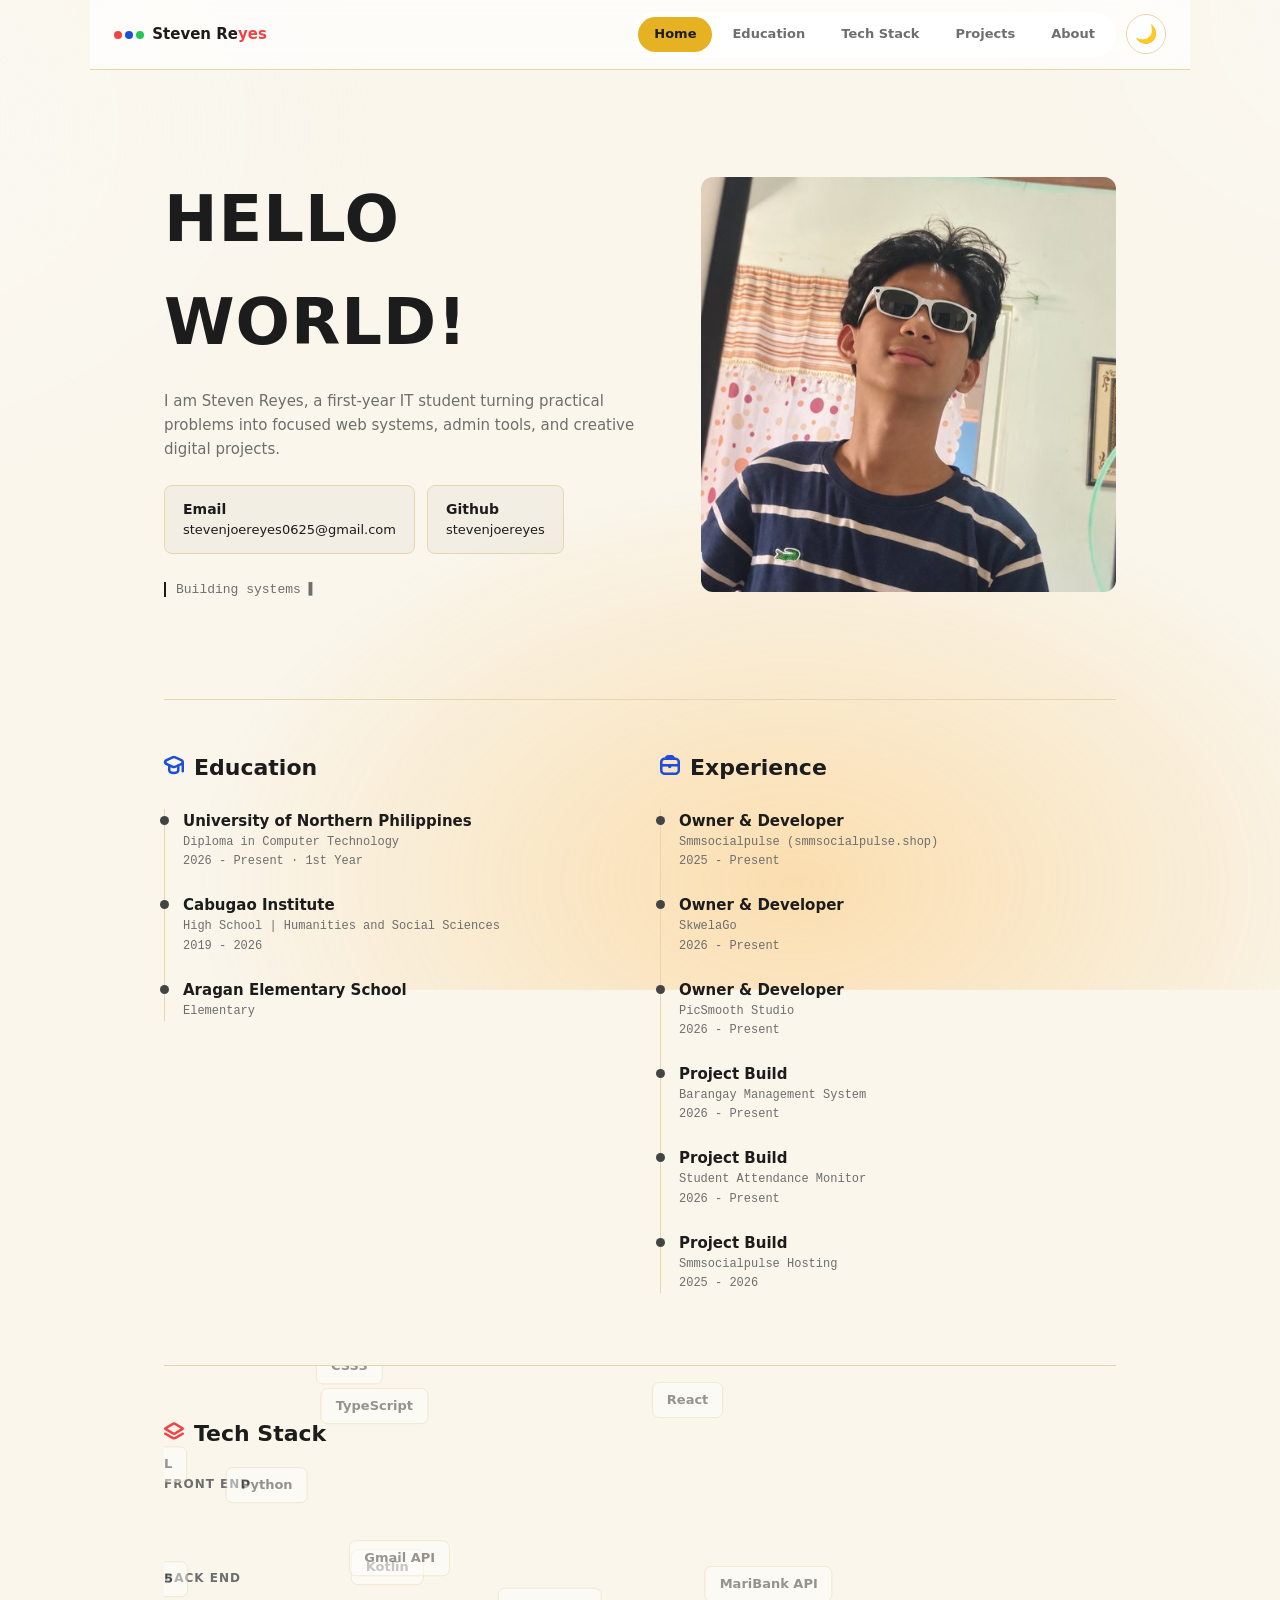
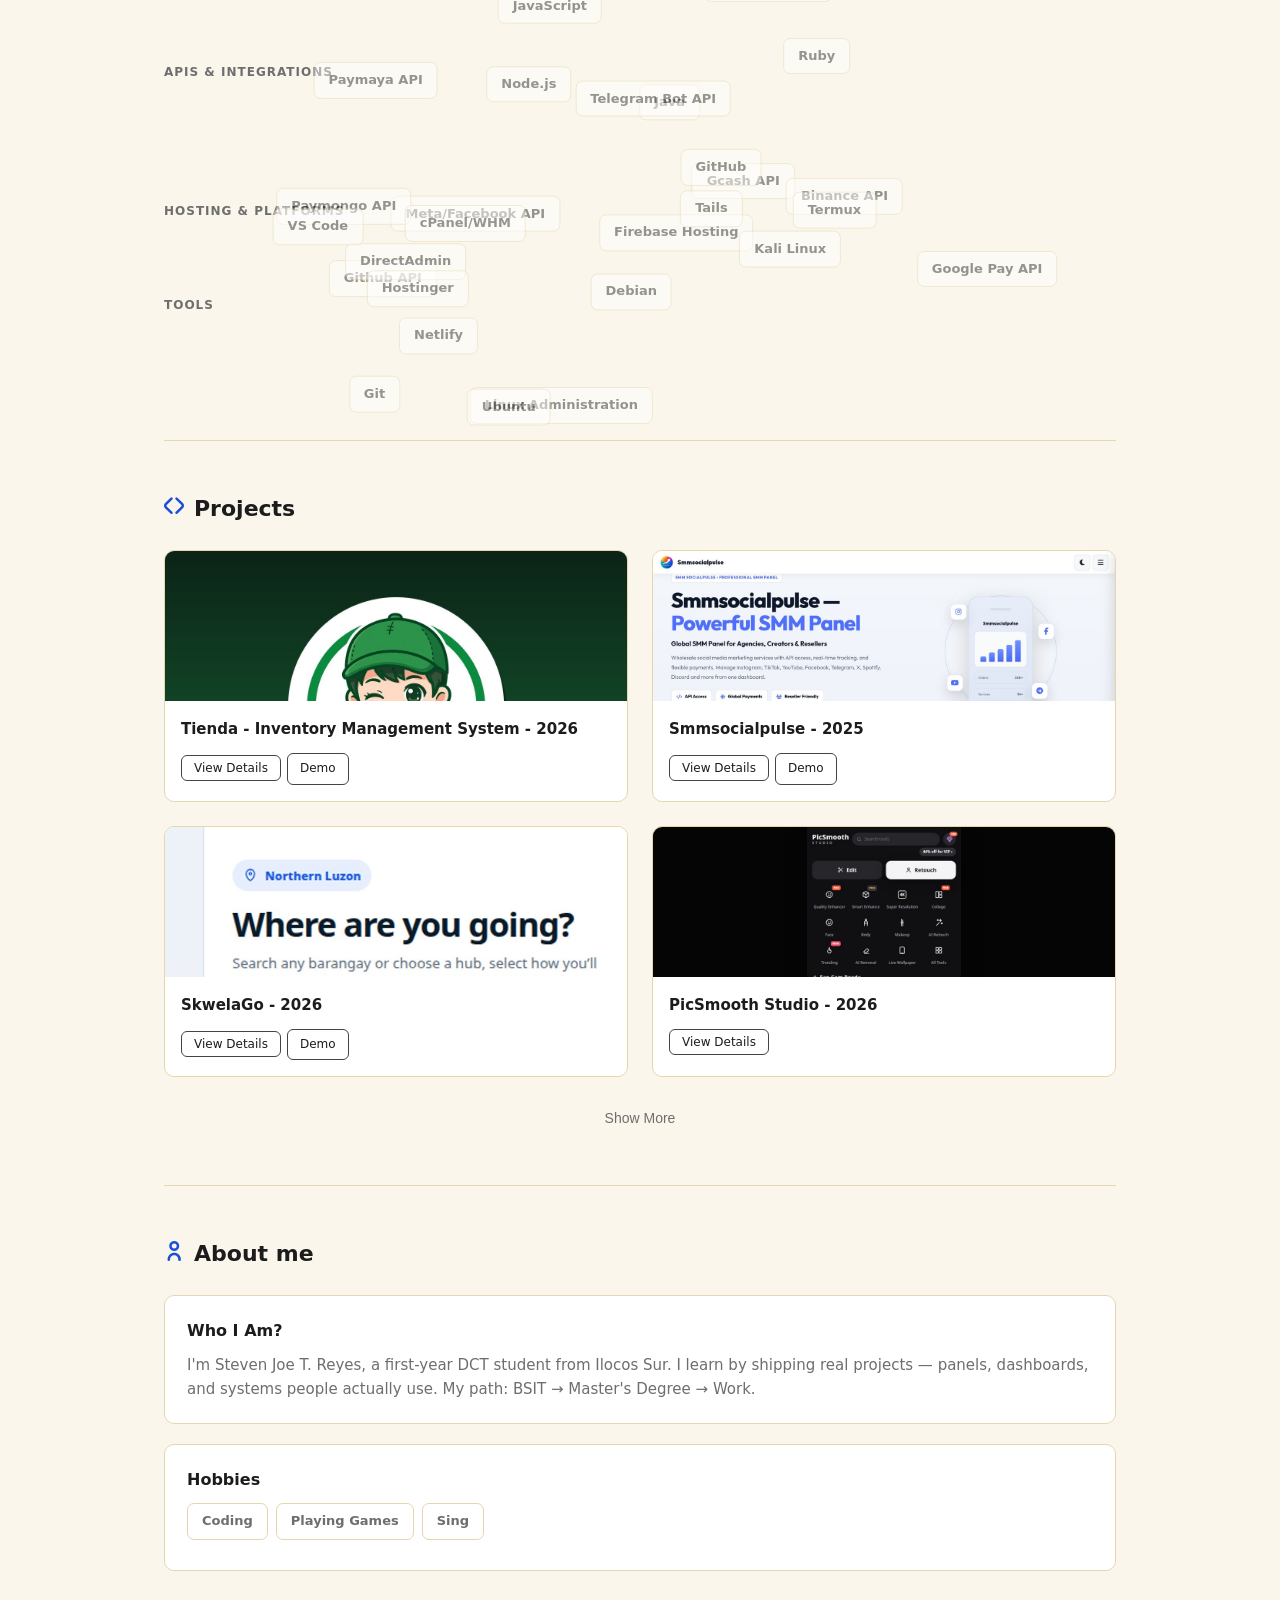
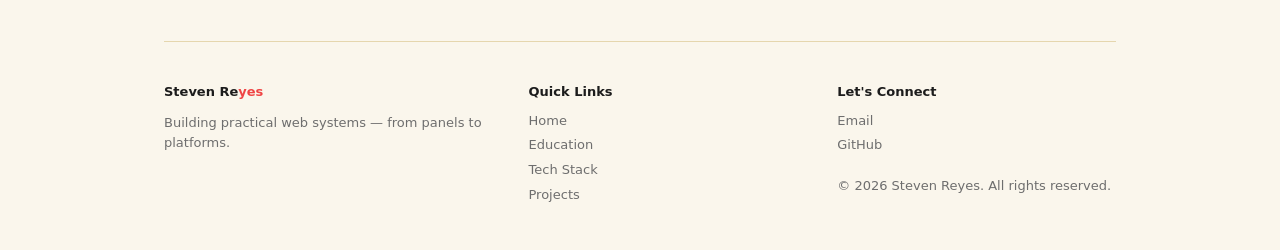
<file: index.html>
<!DOCTYPE html><html lang="en"><head><meta charset="utf-8"><meta name="viewport" content="width=device-width,initial-scale=1">
<title>Portfolio</title>
<link rel="icon" href="icon.png" type="image/png">
<link rel="apple-touch-icon" href="icon.png">
<link rel="stylesheet" href="uicons.css">
<style>
:root{--bg:#faf6ec;--card:#ffffff;--line:#e5d6ae;--tx:#1c1c1c;--mu:#6e6e6e;--acc:#e6b123;--acctx:#1c1c1c;--pillbg:#ffffffb3;--linkbg:#00000008;--glow1:#ffffff66;--glow2:#ff9d0a44;--red:#ef4444;--blue:#1d4ed8;--grn:#16a34a}
[data-theme="dark"]{--bg:#101010;--card:#1b1b1b;--line:#3a352a;--tx:#f2ecdc;--mu:#a8a8a8;--acc:#e6b123;--acctx:#1c1c1c;--pillbg:#1c1c1acc;--linkbg:#ffffff0d;--glow1:#e6b12326;--glow2:#e6b12314}
*{box-sizing:border-box;margin:0}html{scroll-behavior:smooth;scroll-padding-top:90px}
body{background:var(--bg);color:var(--tx);font:15px/1.6 system-ui,Segoe UI,sans-serif}
body:before{content:"";position:fixed;inset:0;z-index:-1;background:radial-gradient(500px 400px at 0 20%,var(--glow1),transparent),radial-gradient(600px 400px at 60% 90%,var(--glow2),transparent),radial-gradient(400px 300px at 100% 10%,var(--glow1),transparent)}
nav{position:sticky;top:0;z-index:20;display:flex;justify-content:space-between;align-items:center;max-width:1100px;margin:auto;padding:12px 24px;background:var(--pillbg);backdrop-filter:blur(14px);-webkit-backdrop-filter:blur(14px);border-bottom:1px solid var(--line)}
.logo{font-weight:800}.logo i{display:inline-block;width:8px;height:8px;border-radius:50%;margin-right:3px}.logo b{color:var(--red)}
.pill{display:flex;gap:4px;background:var(--pillbg);backdrop-filter:blur(10px);border-radius:99px;padding:5px}
.navright{display:flex;gap:10px;align-items:center}
#themeBtn{width:40px;height:40px;border-radius:50%;border:1px solid var(--line);background:var(--pillbg);backdrop-filter:blur(10px);cursor:pointer;font-size:18px;display:grid;place-items:center;transition:transform .25s}
#themeBtn:hover{transform:rotate(25deg) scale(1.08)}
.pill a{color:var(--mu);text-decoration:none;padding:7px 16px;border-radius:99px;font-size:13px;font-weight:600}
.pill a.on{background:#fff;color:#000}
main{max-width:1000px;margin:auto;padding:0 24px}
section{padding:50px 0;border-bottom:1px solid var(--line)}
h2{font-size:22px;margin-bottom:24px;display:flex;gap:10px;align-items:center}h2 span{color:var(--blue)}h2 .fi{font-size:20px}
.hero{display:grid;grid-template-columns:1.2fr 1fr;gap:40px;align-items:center;min-height:70vh}
.hero h1{font-size:64px;font-weight:900;letter-spacing:1px}.hero p{color:var(--mu);margin:16px 0 24px}
.av{aspect-ratio:1;border-radius:12px;background:linear-gradient(135deg,#f59e0b,#ef4444);display:grid;place-items:center;font-size:80px;font-weight:900;overflow:hidden}.av img{width:100%;height:100%;object-fit:cover}
.links{display:flex;gap:12px;flex-wrap:wrap}.links a{background:var(--linkbg);border:1px solid var(--line);border-radius:8px;padding:12px 18px;color:var(--tx);text-decoration:none;min-width:120px;font-size:13px}.links a b{display:block;font-size:14px}.links a:hover{border-color:var(--acc)}
.type{margin-top:28px;color:var(--mu);font:13px monospace;border-left:2px solid var(--tx);padding-left:10px;display:inline-block}
.two{display:grid;grid-template-columns:1fr 1fr;gap:40px}
.tl{border-left:1px solid var(--line);padding-left:18px}.tl div{margin-bottom:22px}.tl b{display:block}.tl small{color:var(--mu);display:block;font-family:monospace;font-size:12px}
.grp{margin-bottom:22px}.grp h4{font-size:12px;color:var(--mu);margin-bottom:8px;letter-spacing:1px;text-transform:uppercase}
.chip{display:inline-block;background:var(--card);border:1px solid var(--line);padding:7px 14px;border-radius:7px;margin:0 8px 8px 0;font-size:13px;font-weight:600;transition:.2s}.chip:hover{transform:translateY(-3px);border-color:var(--acc)}
.grid{display:grid;grid-template-columns:1fr 1fr;gap:24px}
.pc{background:var(--card);border:1px solid var(--line);border-radius:10px;overflow:hidden;cursor:pointer;transition:.2s}.pc:hover{transform:translateY(-4px);border-color:var(--acc)}
.pc .im{height:150px;background:linear-gradient(135deg,#f97316,#fbbf24);background-size:cover;background-position:top}
.pc div.b{padding:16px}.pc h3{font-size:15px;margin-bottom:12px}
.btn{display:inline-block;border:1px solid #444;border-radius:6px;padding:5px 12px;font-size:12px;color:var(--tx);text-decoration:none;margin-right:6px;background:none;cursor:pointer;font-family:inherit}
.btn.g{background:#15803d;border-color:#15803d}
.more{display:block;margin:24px auto 0;background:none;border:0;color:var(--mu);cursor:pointer;font-size:14px}
.card{background:var(--card);border:1px solid var(--line);border-radius:10px;padding:22px;margin-bottom:20px;color:var(--mu)}.card h3{color:var(--tx);margin-bottom:10px;font-size:16px}
#modal{position:fixed;inset:0;background:#000a;backdrop-filter:blur(6px);display:none;place-items:center;z-index:50;padding:20px}#modal.show{display:grid}
.mb{background:var(--card);border:1px solid var(--line);border-radius:14px;max-width:720px;width:100%;padding:16px 20px 22px}
.dots i{display:inline-block;width:11px;height:11px;border-radius:50%;margin-right:6px;cursor:pointer}
.mg{display:grid;grid-template-columns:1fr 1.2fr;gap:20px;margin-top:14px}.mg .im{border-radius:8px;min-height:200px;background:linear-gradient(135deg,#f97316,#fbbf24) center/cover}
footer{max-width:1000px;margin:auto;padding:40px 24px;display:grid;grid-template-columns:1.2fr 1fr 1fr;gap:30px;color:var(--mu);font-size:13px}footer a{display:block;color:var(--mu);text-decoration:none;margin:4px 0}footer h4{color:var(--tx);margin-bottom:8px}
.rv{opacity:0;transform:translateY(24px);transition:.7s}.rv.in{opacity:1;transform:none}
@media(max-width:760px){.hero,.two,.grid,.mg,footer{grid-template-columns:1fr}.hero h1{font-size:44px}nav{flex-wrap:wrap;justify-content:center;gap:8px;padding:10px 12px}nav .logo{font-size:14px}.navright{flex-wrap:wrap;justify-content:center}.pill{flex-wrap:wrap;justify-content:center;max-width:100%}.pill a{padding:7px 9px;font-size:11px}html{scroll-padding-top:130px}}

@keyframes up{from{opacity:0;transform:translateY(26px)}to{opacity:1;transform:none}}
@keyframes down{from{opacity:0;transform:translateY(-20px)}to{opacity:1;transform:none}}
@keyframes pop{from{opacity:0;transform:scale(.85) rotate(-3deg)}to{opacity:1;transform:none}}
@keyframes drift{from{transform:translate(-2%,1%) scale(1)}to{transform:translate(2%,-2%) scale(1.1)}}
@keyframes out{to{opacity:0;transform:scale(.94)}}
body:before{inset:-10%;opacity:var(--glow,1);animation:drift 14s ease-in-out infinite alternate;will-change:transform,opacity}
nav{animation:down .7s both}
.pill{position:relative}.pill a{position:relative;z-index:1;transition:color .35s}.pill a.on{background:none;color:var(--acctx)}.pill a:not(.on):hover{color:var(--tx)}
#ind{position:absolute;top:5px;bottom:5px;left:0;width:0;background:var(--acc);border-radius:99px;transition:left .5s cubic-bezier(.4,0,.2,1),width .5s cubic-bezier(.4,0,.2,1)}
.hero>div:first-child>*{animation:up .9s backwards}
.hero>div:first-child>:nth-child(1){animation-delay:.1s}.hero>div:first-child>:nth-child(2){animation-delay:.3s}.hero>div:first-child>:nth-child(3){animation-delay:.5s}.hero>div:first-child>:nth-child(4){animation-delay:.7s}
.av{animation:pop 1s .3s backwards}
.links a{transition:.25s}.links a:hover{transform:translateY(-4px);box-shadow:0 8px 24px #e6b12355}
.tl div{position:relative;opacity:0;transform:translateX(-16px);transition:opacity .7s var(--d,0s),transform .7s var(--d,0s)}
.rv.in .tl div{opacity:1;transform:none}.tl div:nth-child(2){--d:.2s}.tl div:nth-child(3){--d:.4s}.tl div:nth-child(4){--d:.6s}
.tl div:before{content:"";position:absolute;left:-23px;top:7px;width:9px;height:9px;border-radius:50%;background:#444;transition:.4s}
.tl div.act:before{background:var(--acc);box-shadow:0 0 14px var(--acc);transform:scale(1.4)}
#tech{overflow:hidden}
#tech .chip{translate:var(--x,0) var(--y,0);opacity:.45;transition:translate 1.3s cubic-bezier(.22,1,.36,1) var(--d,0s),opacity .9s var(--d,0s),transform .2s,border-color .2s}
#tech.in .chip{translate:0 0;opacity:1}
.pc{opacity:0;transform:translateY(34px);transition:opacity .7s var(--d,0s),transform .7s var(--d,0s),border-color .2s,box-shadow .3s}
#projects.in .pc{opacity:1;transform:none}#projects.in .pc:hover{transform:translateY(-6px);transition-delay:0s;box-shadow:0 14px 34px #e6b12344}
.pc .im{background-size:100% auto;transition:background-size .6s}.pc:hover .im{background-size:110% auto}
.btn{transition:.2s}.btn:hover{background:#fff;color:#000;border-color:#fff}.btn.g:hover{background:#16a34a;color:#fff}
.pc.x{display:none}.all .pc.x{display:block;animation:up .6s backwards}.pc.x.out{animation:out .35s forwards}
.more{padding:9px 22px;border-radius:7px;transition:.25s}.more:hover{background:var(--acc);color:var(--acctx);box-shadow:0 0 22px #e6b12366}
#modal{display:grid;opacity:0;visibility:hidden;transition:opacity .35s,visibility .35s}#modal.show{opacity:1;visibility:visible}
.mb{transform:translateY(24px) scale(.9);transition:transform .45s cubic-bezier(.2,.9,.3,1.15)}#modal.show .mb{transform:none}
.dots i{transition:.2s}.dots i:hover{filter:brightness(1.3);transform:scale(1.2)}
footer a{transition:.2s}footer a:hover{color:#000;transform:translateX(4px)}
@media(prefers-reduced-motion:reduce){*{animation:none!important;transition:none!important}#tech .chip{translate:0 0;opacity:1}.tl div,.pc{opacity:1;transform:none}}
</style></head><body>
<nav><div class="logo"><i style="background:#ef4444"></i><i style="background:#1d4ed8"></i><i style="background:#22c55e"></i> <span id="logo"></span></div>
<div class="navright"><div class="pill" id="pill"><span id="ind"></span><a href="#intro">Home</a><a href="#education">Education</a><a href="#tech">Tech Stack</a><a href="#projects">Projects</a><a href="#about">About</a></div><button id="themeBtn" aria-label="Toggle dark mode">🌙</button></div></nav>
<main id="app"></main><footer id="foot"></footer>
<div id="modal"><div class="mb" id="mb"></div></div>
<script>
const $=s=>document.querySelector(s),esc=s=>String(s??"").replace(/[&<>"]/g,c=>({"&":"&amp;","<":"&lt;",">":"&gt;",'"':"&quot;"}[c]));
const root=document.documentElement;
try{if(localStorage.getItem("pfolio-theme")==="dark")root.dataset.theme="dark"}catch(e){}
function syncTheme(){$("#themeBtn").textContent=root.dataset.theme==="dark"?"☀️":"🌙"}
syncTheme();
$("#themeBtn").onclick=()=>{root.dataset.theme=root.dataset.theme==="dark"?"light":"dark";try{localStorage.setItem("pfolio-theme",root.dataset.theme)}catch(e){}syncTheme()};
fetch("content.json?"+Date.now()).then(r=>r.json()).then(c=>render(c));
function render(c){
const s=c.site,P=c.projects||[];document.title=s.name+" | Portfolio";
const name=s.name.length>1?`${esc(s.name.slice(0,-3))}<b>${esc(s.name.slice(-3))}</b>`:esc(s.name);$("#logo").innerHTML=name;
const im=u=>u?`background-image:url('${esc(u)}')`:"";
const chips=a=>(a||[]).map(t=>`<span class="chip">${esc(t)}</span>`).join("");
const extBtn=(u,l,c,s)=>u&&u!=="#"?`<a class="btn${c?" "+c:""}" href="${esc(u)}" target="_blank"${s?' onclick="event.stopPropagation()"':""}>${l}</a>`:"";
$("#app").innerHTML=`
<section id="intro" class="hero rv"><div><h1>${esc(s.hello)}</h1><p>${esc(s.intro)}</p>
<div class="links">${s.email?`<a href="mailto:${esc(s.email)}"><b>Email</b>${esc(s.email)}</a>`:""}${s.linkedin?`<a href="https://linkedin.com/${esc(s.linkedin)}" target="_blank"><b>LinkedIn</b>${esc(s.linkedin)}</a>`:""}${s.github?`<a href="https://github.com/${esc(s.github)}" target="_blank"><b>Github</b>${esc(s.github)}</a>`:""}</div>
<div class="type" id="type"></div></div>
<div class="av">${s.avatar?`<img src="${esc(s.avatar)}" alt="">`:esc(s.name[0]||"?")}</div></section>
<section id="education" class="two rv"><div><h2><span><i class="fi fi-br-graduation-cap"></i></span>Education</h2><div class="tl">${(c.education||[]).map(e=>`<div><b>${esc(e.school)}</b><small>${esc(e.degree)}</small><small>${esc(e.years)}</small></div>`).join("")}</div></div>
<div><h2><span><i class="fi fi-br-briefcase"></i></span>Experience</h2><div class="tl">${(c.experience||[]).map(e=>`<div><b>${esc(e.role)}</b><small>${esc(e.place)}</small><small>${esc(e.years)}</small></div>`).join("")}</div></div></section>
<section id="tech"><h2><span style="color:var(--red)"><i class="fi fi-br-layers"></i></span>Tech Stack</h2>${(c.techstack||[]).map(g=>`<div class="grp"><h4>${esc(g.group)}</h4>${chips(g.items)}</div>`).join("")}</section>
<section id="projects" class="rv"><h2><span><i class="fi fi-br-code-simple"></i></span>Projects</h2><div class="grid" id="pg"></div><button class="more" id="more"></button></section>
<section id="about" class="rv"><h2><span><i class="fi fi-br-user"></i></span>About me</h2><div class="card"><h3>${esc(c.about.title)}</h3><p>${esc(c.about.text)}</p></div><div class="card"><h3>Hobbies</h3>${chips(c.about.hobbies)}</div></section>`;
$("#foot").innerHTML=`<div><div class="logo" style="color:var(--tx)">${name}</div><p style="margin-top:10px">${esc(c.footer.tagline)}</p></div><div><h4>Quick Links</h4><a href="#intro">Home</a><a href="#education">Education</a><a href="#tech">Tech Stack</a><a href="#projects">Projects</a></div><div><h4>Let's Connect</h4>${s.email?`<a href="mailto:${esc(s.email)}">Email</a>`:""}${s.github?`<a href="https://github.com/${esc(s.github)}" target="_blank">GitHub</a>`:""}${s.linkedin?`<a href="https://linkedin.com/${esc(s.linkedin)}" target="_blank">LinkedIn</a>`:""}<p style="margin-top:20px">© ${new Date().getFullYear()} ${esc(s.name)}. All rights reserved.</p></div>`;
// projects + show more/less
let all=false;$("#pg").innerHTML=P.map((p,i)=>`<div class="pc${i>3?" x":""}" data-i="${i}" style="--d:${(i%4)*.12}s"><div class="im" style="${im(p.image)}"></div><div class="b"><h3>${esc(p.title)}</h3><button class="btn">View Details</button>${extBtn(p.demo,"Demo","",1)}${extBtn(p.code,"Code","",1)}</div></div>`).join("");
const mo=$("#more"),G=$("#pg");mo.style.display=P.length>4?"block":"none";mo.textContent="Show More";
mo.onclick=()=>{if(!all){all=true;G.classList.add("all");G.querySelectorAll(".x").forEach((e,i)=>e.style.animationDelay=i*.12+"s");mo.textContent="Show Less"}else{G.querySelectorAll(".x").forEach(e=>{e.style.animationDelay="0s";e.classList.add("out")});setTimeout(()=>{G.classList.remove("all");G.querySelectorAll(".x").forEach(e=>e.classList.remove("out"));all=false;mo.textContent="Show More";$("#projects").scrollIntoView({behavior:"smooth"})},350)}};
$("#pg").onclick=e=>{const el=e.target.closest(".pc");if(!el)return;const p=P[el.dataset.i];
$("#mb").innerHTML=`<div class="dots" style="display:flex;align-items:center"><span><i style="background:#ef4444" data-x></i><i style="background:#eab308" data-x></i><i style="background:#22c55e"></i></span><small style="flex:1;text-align:center;color:var(--mu);margin-right:40px">${esc(p.title)}</small></div><div class="mg"><div class="im" style="${im(p.image)}"></div><div><h3>About the Project</h3><p style="color:var(--mu);margin:8px 0 14px;font-size:13px">${esc(p.description)}</p><h4 style="font-size:13px">Core Technologies</h4><div style="margin-top:8px">${chips(p.tech)}</div></div></div><div style="margin-top:16px">${extBtn(p.demo,"Live Demo","g")}${extBtn(p.code,"Source Code")}</div>`;$("#modal").classList.add("show")};
$("#modal").onclick=e=>{if(e.target.id==="modal"||e.target.dataset.x!==undefined)$("#modal").classList.remove("show")};
// typing
let k=0;const t=s.typing||"";(function f(){$("#type").textContent=t.slice(0,k)+"▌";if(k<t.length){k++;setTimeout(f,90)}})();
// reveal + active nav
const io=new IntersectionObserver(es=>es.forEach(e=>e.isIntersecting&&e.target.classList.add("in")),{threshold:.1});document.querySelectorAll(".rv").forEach(e=>io.observe(e));
const links=[...document.querySelectorAll("#pill a")];const ind=$("#ind"),mv=a=>{ind.style.left=a.offsetLeft+"px";ind.style.width=a.offsetWidth+"px"};mv(links[0]);links[0].classList.add("on");addEventListener("resize",()=>mv(links.find(a=>a.classList.contains("on"))||links[0]));const so=new IntersectionObserver(es=>es.forEach(e=>{if(e.isIntersecting){const id="#"+e.target.id;links.forEach(a=>{const on=a.getAttribute("href")===id;a.classList.toggle("on",on);if(on)mv(a)})}}),{rootMargin:"-40% 0px -55% 0px"});
document.querySelectorAll("main section").forEach(e=>so.observe(e));
document.querySelectorAll("#tech .chip").forEach((c,i)=>{c.style.setProperty("--x",(Math.random()*480-240)+"px");c.style.setProperty("--y",(Math.random()*320-160)+"px");c.style.setProperty("--d",(i%14)*.05+"s")});
new IntersectionObserver(es=>es.forEach(e=>e.target.classList.toggle("in",e.intersectionRatio>=.3)),{threshold:[0,.3]}).observe($("#tech"));
const ao=new IntersectionObserver(es=>es.forEach(e=>e.target.classList.toggle("act",e.isIntersecting)),{rootMargin:"-35% 0px -35% 0px"});document.querySelectorAll(".tl div").forEach(e=>ao.observe(e));
addEventListener("scroll",()=>document.body.style.setProperty("--glow",Math.max(0,1-scrollY/(innerHeight*.9))),{passive:true});
addEventListener("keydown",e=>e.key==="Escape"&&$("#modal").classList.remove("show"));
}
addEventListener("message",e=>{if(e.data&&e.data.t==="pfolio-preview"&&e.data.c){try{render(e.data.c)}catch(_){}}});
if(window.location.hash.includes("invite_token")||window.location.hash.includes("recovery_token"))location.href="/admin/"+location.hash;
</script></body></html>
</file>
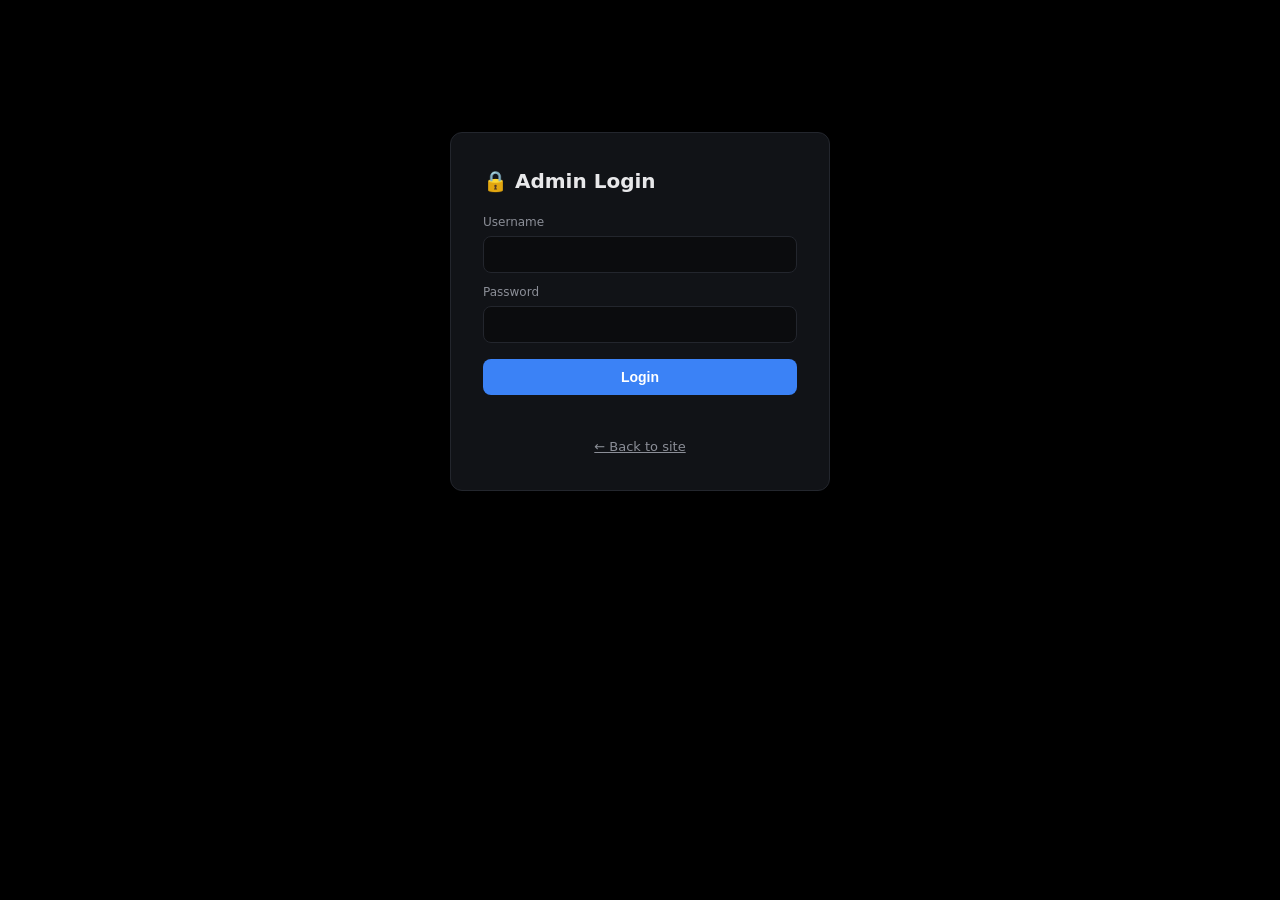
<file: admin/index.html>
<!DOCTYPE html>
<html lang="en">
<head>
<meta charset="utf-8">
<meta name="viewport" content="width=device-width,initial-scale=1">
<meta name="robots" content="noindex">
<title>Admin Login</title>
<style>
:root{--bg:#000;--card:#111317;--line:#23262d;--tx:#e8e8ea;--mu:#8b8e97;--red:#ef4444;--blue:#3b82f6}
*{box-sizing:border-box;margin:0}
body{background:var(--bg);color:var(--tx);font:15px/1.6 system-ui,Segoe UI,sans-serif;min-height:100vh}
.wrap{max-width:1100px;margin:auto;padding:24px}
.card{background:var(--card);border:1px solid var(--line);border-radius:12px;padding:24px;margin-bottom:20px}
h2{font-size:20px;margin-bottom:16px}h3{font-size:15px;margin:18px 0 10px}
label{display:block;font-size:12px;color:var(--mu);margin:10px 0 4px}
input[type=text],input[type=password],textarea{width:100%;background:#0b0c0e;border:1px solid var(--line);color:var(--tx);border-radius:8px;padding:10px 12px;font:14px/1.5 inherit}
textarea{min-height:70px;resize:vertical}
input:focus,textarea:focus{outline:none;border-color:var(--blue)}
.btn{display:inline-block;background:var(--blue);border:0;color:#fff;border-radius:8px;padding:10px 18px;font-weight:700;cursor:pointer;font-size:14px}
.btn.ghost{background:none;border:1px solid var(--line);color:var(--tx)}
.btn.danger{background:none;border:1px solid var(--red);color:var(--red)}
.btn.sm{padding:6px 12px;font-size:12px}
.row{display:flex;gap:10px;flex-wrap:wrap;align-items:center}
.item{border:1px solid var(--line);border-radius:10px;padding:14px;margin-bottom:12px;background:#0d0e11}
.itemhead{display:flex;justify-content:space-between;align-items:center;margin-bottom:6px}
.loginbox{max-width:380px;margin:12vh auto;padding:32px}
.err{color:var(--red);font-size:13px;min-height:20px;margin-top:8px}
#panel{display:none}
.topbar{position:sticky;top:0;z-index:10;background:#000000ee;backdrop-filter:blur(8px);border-bottom:1px solid var(--line);padding:12px 24px;display:flex;justify-content:space-between;align-items:center;flex-wrap:wrap;gap:10px}
.cols{display:grid;grid-template-columns:1fr 1fr;gap:20px;align-items:start}
iframe#pv{width:100%;height:82vh;border:1px solid var(--line);border-radius:12px;background:#000}
.note{font-size:12px;color:var(--mu);margin-top:10px}
.back{display:block;text-align:center;margin-top:14px;font-size:13px;color:var(--mu)}
@media(max-width:900px){.cols{grid-template-columns:1fr}}
</style>
</head>
<body>

<div id="loginWrap" class="wrap">
  <div class="card loginbox">
    <h2>🔒 Admin Login</h2>
    <label>Username</label>
    <input type="text" id="u" autocomplete="username">
    <label>Password</label>
    <input type="password" id="p" autocomplete="current-password">
    <div style="margin-top:16px"><button class="btn" id="go" style="width:100%">Login</button></div>
    <div class="err" id="err"></div>
    <a class="back" href="../index.html">← Back to site</a>
  </div>
</div>

<div id="panel">
  <div class="topbar">
    <b>✏️ Portfolio Editor</b>
    <div class="row">
      <button class="btn sm" id="dl">💾 Save</button>
      <label class="btn sm ghost" style="cursor:pointer">📂 Load file<input type="file" id="ld" accept=".json,application/json" hidden></label>
      <button class="btn sm ghost" id="out">Logout</button>
    </div>
  </div>
  <div class="wrap">
    <div class="note">Edit sa kaliwa — live preview sa kanan. Pag tapos, pindutin ang <b>💾 Save</b> para i-download ang bagong content.json, palitan yung file sa Netlify deploy mo, tapos re-upload.</div>
    <div class="note" id="cfgNote" style="color:var(--blue)"></div>
    <div class="cols" style="margin-top:14px">
      <div id="editor"></div>
      <div><iframe id="pv" src="../index.html" title="Preview"></iframe></div>
    </div>
  </div>
</div>

<script>
// ==================== PALITAN MO ITO ====================
// Simple login lang ito (nasa JavaScript, nakikita sa view-source).
// Pang-personal na gamit lang — HUWAG i-share publicly yung /admin/ link.
const ADMIN_USER = "admin";
const ADMIN_PASS = "admin123";
// ========================================================
// Built-in fallback content (ginagamit kapag hindi ma-fetch ang content.json,
// hal. binuksan ang admin nang diretso bilang file). I-download mo ang
// content.json pagkatapos mag-edit para laging updated ito.
const DEFAULT_CONFIG={"about": {"hobbies": ["Coding", "Playing Games", "Sing"], "text": "I'm Steven Joe T. Reyes, a first-year DCT student from Ilocos Sur. I learn by shipping real projects — panels, dashboards, and systems people actually use. My path: BSIT → Master's Degree → Work.", "title": "Who I Am?"}, "education": [{"degree": "Diploma in Computer Technology", "school": "University of Northern Philippines", "years": "2026 - Present · 1st Year"}, {"degree": "High School | Humanities and Social Sciences", "school": "Cabugao Institute", "years": "2019 - 2026"}, {"degree": "Elementary", "school": "Aragan Elementary School", "years": ""}], "experience": [{"place": "Smmsocialpulse (smmsocialpulse.shop)", "role": "Owner & Developer", "years": "2025 - Present"}, {"place": "SkwelaGo", "role": "Owner & Developer", "years": "2026 - Present"}, {"place": "PicSmooth Studio", "role": "Owner & Developer", "years": "2026 - Present"}, {"place": "Barangay Management System", "role": "Project Build", "years": "2026 - Present"}, {"place": "Student Attendance Monitor", "role": "Project Build", "years": "2026 - Present"}, {"place": "Smmsocialpulse Hosting", "role": "Project Build", "years": "2025 - 2026"}], "footer": {"tagline": "Building practical web systems — from panels to platforms."}, "projects": [{"code": "", "demo": "https://smmsocialpulse.shop", "description": "Social media services platform with ordering, notifications, service analytics, admin tools, and a responsive interface.", "image": "project-smmsocialpulse.jpg", "tech": ["PHP", "MySQL", "JavaScript"], "title": "Smmsocialpulse - 2025"}, {"code": "", "demo": "https://skwelago-4f5a0.web.app", "description": "Northern Philippines commute and student app: jeepney/bus trip planner with fare calculator (LTFRB rates), 9,861-barangay search, live GPS navigation, class schedules, tasks, allowance tracker, reviewers and marketplace. Built as a Firebase PWA, targeting Google Play in December 2026.", "image": "project-skwelago.jpg", "tech": ["JavaScript", "Firebase", "Google Maps API", "PWA"], "title": "SkwelaGo - 2026"}, {"code": "", "demo": "", "description": "AI photo enhancer website: upload a normal photo and enhance it to HD / HD+ / 4K / Ultra HD with a before-after slider. Wink Studio-style dark dashboard with an on-device enhance fallback and an optional Replicate Real-ESRGAN cloud backend.", "image": "project-picsmooth.jpg", "tech": ["JavaScript", "Replicate API", "Vercel"], "title": "PicSmooth Studio - 2026"}, {"code": "", "demo": "https://barangay-management-system-app.netlify.app", "description": "Complete barangay management system: login with OTP, dashboard, resident records, officials, blotter, calendar, printable certificates, business permits, budgeting with purpose tracking, assembly records, and reports. Built in two versions — PHP 8 + MySQL for hosting, and a static Netlify version. Live demo login: admin@barangay.local / password123", "image": "project-barangay.jpg", "tech": ["PHP", "MySQL", "JavaScript", "Netlify"], "title": "Barangay Management System - 2026"}, {"code": "", "demo": "", "description": "Classroom attendance dashboard for tracking student presence, rosters, and day-to-day classroom monitoring.", "image": "project-attendance.jpg", "tech": ["HTML", "CSS", "JavaScript"], "title": "Student Attendance Monitor - 2026"}, {"code": "", "demo": "", "description": "Web hosting company website with real multi-page navigation: home, pricing, features, about and contact, domain search, hosting plans and a client-area style flow — every button does a real action, no dead links.", "image": "project-stevenhost.jpg", "tech": ["HTML", "CSS", "JavaScript"], "title": "StevenHost - 2026"}, {"code": "", "demo": "", "description": "Minecraft Bedrock add-on: altar pieces, statues with marble and gold pedestals, and detailed sanctuary elements.", "image": "project-altar.jpg", "tech": ["Minecraft Bedrock", "JSON"], "title": "Catholic Altar Set - 2026"}], "site": {"avatar": "avatar.jpg", "email": "stevenjoereyes0625@gmail.com", "github": "stevenjoereyes", "hello": "HELLO WORLD!", "intro": "I am Steven Reyes, a first-year IT student turning practical problems into focused web systems, admin tools, and creative digital projects.", "linkedin": "", "name": "Steven Reyes", "typing": "Building systems that work in the real world."}, "techstack": [{"group": "Front End", "items": ["HTML5", "CSS3", "JavaScript", "TypeScript", "React"]}, {"group": "Back End", "items": ["PHP", "MySQL", "Node.js", "Python", "Java", "Kotlin", "Ruby"]}, {"group": "APIs & Integrations", "items": ["Meta/Facebook API", "Telegram Bot API", "Gmail API", "MariBank API", "Gcash API", "Google Pay API", "Paymongo API", "Github API", "Paymaya API", "Binance API"]}, {"group": "Hosting & Platforms", "items": ["DirectAdmin", "cPanel/WHM", "Netlify", "GitHub", "Hostinger", "Firebase Hosting"]}, {"group": "Tools", "items": ["VS Code", "Git", "Linux Administration", "Ubuntu", "Linux Mint", "Debian", "Kali Linux", "Tails", "Termux"]}]};

const $=s=>document.querySelector(s);
const esc=s=>String(s??"").replace(/[&<>"]/g,c=>({"&":"&amp;","<":"&lt;",">":"&gt;",'"':"&quot;"}[c]));

if(sessionStorage.getItem("pa")==="1") showPanel();

$("#go").onclick=tryLogin;
$("#p").addEventListener("keydown",e=>{if(e.key==="Enter")tryLogin()});
function tryLogin(){
  if($("#u").value===ADMIN_USER && $("#p").value===ADMIN_PASS){
    sessionStorage.setItem("pa","1");showPanel();
  }else{$("#err").textContent="Maling username o password.";}
}
$("#out").onclick=()=>{sessionStorage.removeItem("pa");location.reload()};

let cfg=null,pvTimer=null;

function setNote(t){const n=$("#cfgNote");if(n)n.textContent=t;}
function showPanel(){
  $("#loginWrap").style.display="none";
  $("#panel").style.display="block";
  const ready=()=>{buildEditor();pushPreview();$("#pv").addEventListener("load",pushPreview)};
  fetch("../content.json").then(r=>{if(!r.ok)throw 0;return r.json()}).then(c=>{
    cfg=c;setNote("Loaded ang content.json mula sa site.");ready();
  }).catch(()=>{
    cfg=JSON.parse(JSON.stringify(DEFAULT_CONFIG));
    setNote("Offline mode: built-in default ang gamit. Pwede ka pa ring mag-edit at mag-download.");
    ready();
  });
  $("#ld").addEventListener("change",e=>{
    const f=e.target.files[0];if(!f)return;
    const rd=new FileReader();
    rd.onload=()=>{try{cfg=JSON.parse(rd.result);setNote("Loaded mula sa file: "+f.name);buildEditor();pushPreview()}catch(_){setNote("Hindi mabasa yung file — siguraduhing content.json ito.")}};
    rd.readAsText(f);e.target.value="";
  });
}

function pushPreview(){
  clearTimeout(pvTimer);
  pvTimer=setTimeout(()=>{
    const f=$("#pv");
    if(f&&f.contentWindow&&cfg)try{f.contentWindow.postMessage({t:"pfolio-preview",c:cfg},"*")}catch(_){}
  },400);
}

function sec(title){
  const d=document.createElement("div");d.className="card";
  const h=document.createElement("h2");h.textContent=title;d.appendChild(h);
  return d;
}
function textInput(label,val,set){
  const w=document.createElement("div");
  const l=document.createElement("label");l.textContent=label;w.appendChild(l);
  const i=document.createElement("input");i.type="text";i.value=val??"";
  i.oninput=()=>{set(i.value);pushPreview()};
  w.appendChild(i);return w;
}
function areaInput(label,val,set){
  const w=document.createElement("div");
  const l=document.createElement("label");l.textContent=label;w.appendChild(l);
  const t=document.createElement("textarea");t.value=val??"";
  t.oninput=()=>{set(t.value);pushPreview()};
  w.appendChild(t);return w;
}
function imageField(label,val,set){
  const w=document.createElement("div");
  const l=document.createElement("label");l.textContent=label;w.appendChild(l);
  const row=document.createElement("div");row.className="row";
  const i=document.createElement("input");i.type="text";i.value=val??"";i.style.flex="1";i.placeholder="Image URL o mag-upload ng photo";
  const th=document.createElement("img");
  th.style.cssText="max-width:120px;max-height:80px;border-radius:8px;margin-top:8px;"+(val?"":"display:none");
  if(val)th.src=val;
  const sync=v=>{set(v);th.style.display=v?"block":"none";if(v)th.src=v;pushPreview()};
  i.oninput=()=>sync(i.value);
  const b=document.createElement("label");b.className="btn sm ghost";b.style.cursor="pointer";b.textContent="📷 Upload";
  const f=document.createElement("input");f.type="file";f.accept="image/*";f.hidden=true;
  f.onchange=()=>{
    const file=f.files[0];if(!file)return;
    if(file.size>8*1024*1024){setNote("Masyadong malaki yung photo (max 8MB).");f.value="";return}
    const rd=new FileReader();
    rd.onload=()=>{
      const img=new Image();
      img.onload=()=>{
        const MAX=900,sc=Math.min(1,MAX/Math.max(img.width,img.height));
        const cw=document.createElement("canvas");
        cw.width=Math.round(img.width*sc);cw.height=Math.round(img.height*sc);
        cw.getContext("2d").drawImage(img,0,0,cw.width,cw.height);
        const png=file.type==="image/png";
        const url=cw.toDataURL(png?"image/png":"image/jpeg",0.85);
        i.value=url;sync(url);
        setNote("Photo naka-embed ("+Math.round(url.length/1024)+"KB). Pindutin ang 💾 Save.");
      };
      img.onerror=()=>setNote("Hindi mabasa yung image file.");
      img.src=rd.result;
    };
    rd.readAsDataURL(file);f.value="";
  };
  b.appendChild(f);
  row.appendChild(i);row.appendChild(b);
  w.appendChild(row);w.appendChild(th);
  return w;
}
function listSec(title,arr,renderItem,blank){
  const box=sec(title);
  const body=document.createElement("div");box.appendChild(body);
  function draw(){
    body.innerHTML="";
    arr.forEach((it,idx)=>{
      const w=document.createElement("div");w.className="item";
      const head=document.createElement("div");head.className="itemhead";
      const b=document.createElement("b");b.textContent="#"+(idx+1);head.appendChild(b);
      const del=document.createElement("button");del.className="btn sm danger";del.textContent="Remove";
      del.onclick=()=>{arr.splice(idx,1);draw();pushPreview()};
      head.appendChild(del);w.appendChild(head);
      w.appendChild(renderItem(it));
      body.appendChild(w);
    });
    const add=document.createElement("button");add.className="btn sm ghost";add.textContent="+ Add";
    add.style.marginTop="4px";
    add.onclick=()=>{arr.push(JSON.parse(JSON.stringify(blank)));draw();pushPreview()};
    body.appendChild(add);
  }
  draw();return box;
}

function buildEditor(){
  const E=$("#editor");E.innerHTML="";
  const s=cfg.site;

  const site=sec("Site Info");
  site.appendChild(textInput("Name",s.name,v=>s.name=v));
  site.appendChild(textInput("Hero Title",s.hello,v=>s.hello=v));
  site.appendChild(areaInput("Intro",s.intro,v=>s.intro=v));
  site.appendChild(textInput("Typing Text",s.typing,v=>s.typing=v));
  site.appendChild(textInput("Email",s.email,v=>s.email=v));
  site.appendChild(textInput("LinkedIn path (hal. in/username)",s.linkedin,v=>s.linkedin=v));
  site.appendChild(textInput("GitHub username",s.github,v=>s.github=v));
  site.appendChild(imageField("Avatar photo",s.avatar,v=>s.avatar=v));
  E.appendChild(site);

  E.appendChild(listSec("Education",cfg.education,e=>{
    const d=document.createElement("div");
    d.appendChild(textInput("School",e.school,v=>e.school=v));
    d.appendChild(textInput("Degree",e.degree,v=>e.degree=v));
    d.appendChild(textInput("Years",e.years,v=>e.years=v));
    return d;
  },{school:"",degree:"",years:""}));

  E.appendChild(listSec("Experience",cfg.experience,e=>{
    const d=document.createElement("div");
    d.appendChild(textInput("Role",e.role,v=>e.role=v));
    d.appendChild(textInput("Place",e.place,v=>e.place=v));
    d.appendChild(textInput("Years",e.years,v=>e.years=v));
    return d;
  },{role:"",place:"",years:""}));

  E.appendChild(listSec("Tech Stack",cfg.techstack,g=>{
    const d=document.createElement("div");
    d.appendChild(textInput("Group name",g.group,v=>g.group=v));
    d.appendChild(areaInput("Items (comma-separated)",(g.items||[]).join(", "),v=>{g.items=v.split(",").map(x=>x.trim()).filter(Boolean)}));
    return d;
  },{group:"New Group",items:[]}));

  E.appendChild(listSec("Projects",cfg.projects,p=>{
    const d=document.createElement("div");
    d.appendChild(textInput("Title",p.title,v=>p.title=v));
    d.appendChild(imageField("Project image",p.image,v=>p.image=v));
    d.appendChild(areaInput("Description",p.description,v=>p.description=v));
    d.appendChild(areaInput("Technologies (comma-separated)",(p.tech||[]).join(", "),v=>{p.tech=v.split(",").map(x=>x.trim()).filter(Boolean)}));
    d.appendChild(textInput("Demo URL",p.demo,v=>p.demo=v));
    d.appendChild(textInput("Code URL",p.code,v=>p.code=v));
    return d;
  },{title:"New Project",image:"",description:"",tech:[],demo:"#",code:"#"}));

  const about=sec("About");
  about.appendChild(textInput("Title",cfg.about.title,v=>cfg.about.title=v));
  about.appendChild(areaInput("Text",cfg.about.text,v=>cfg.about.text=v));
  about.appendChild(areaInput("Hobbies (comma-separated)",(cfg.about.hobbies||[]).join(", "),v=>{cfg.about.hobbies=v.split(",").map(x=>x.trim()).filter(Boolean)}));
  E.appendChild(about);

  const foot=sec("Footer");
  foot.appendChild(textInput("Tagline",cfg.footer.tagline,v=>cfg.footer.tagline=v));
  E.appendChild(foot);
}

$("#dl").onclick=()=>{
  if(!cfg)return;
  const blob=new Blob([JSON.stringify(cfg,null,2)],{type:"application/json"});
  const a=document.createElement("a");a.href=URL.createObjectURL(blob);
  a.download="content.json";document.body.appendChild(a);a.click();a.remove();
  setTimeout(()=>URL.revokeObjectURL(a.href),2000);
};
</script>
</body>
</html>
</file>
<file: uicons.css>
/* Flaticon UIcons Bold Rounded 2.6.0 — self-hosted subset (https://www.flaticon.com/uicons) */
@font-face {
    font-family: "uicons-bold-rounded";
    src: url("uicons-bold-rounded.woff2") format("woff2"),
         url("uicons-bold-rounded.woff") format("woff");
    font-display: swap;
}
i[class^="fi-br-"]:before, i[class*=" fi-br-"]:before {
    font-family: uicons-bold-rounded !important;
    font-style: normal;
    font-weight: normal !important;
    font-variant: normal;
    text-transform: none;
    line-height: 1;
    -webkit-font-smoothing: antialiased;
    -moz-osx-font-smoothing: grayscale;
}
.fi-br-graduation-cap:before { content: "\e7a5"; }
.fi-br-briefcase:before { content: "\e25c"; }
.fi-br-layers:before { content: "\e964"; }
.fi-br-code-simple:before { content: "\e442"; }
.fi-br-user:before { content: "\f0a7"; }
</file>
